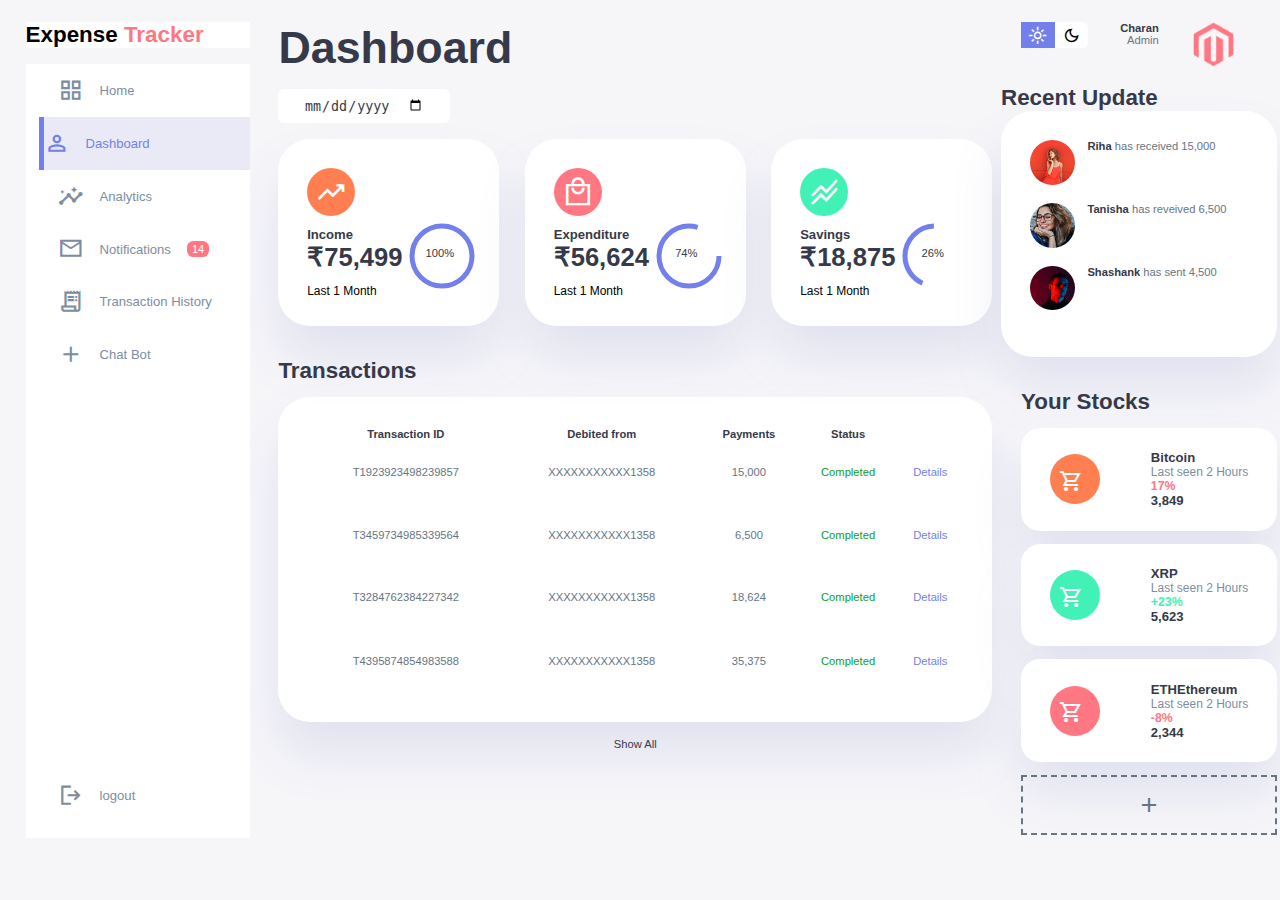
<file: expense_tracker/index.html>
<!DOCTYPE html>
<html lang="en">
<head>
  <meta charset="UTF-8">
  <meta http-equiv="X-UA-Compatible" content="IE=edge">
  <meta name="viewport" content="width=device-width, initial-scale=1.0">
  <title>Expense Tracker</title>
  <link rel="stylesheet" href="https://fonts.googleapis.com/css2?family=Material+Symbols+Sharp:opsz,wght,FILL,GRAD@48,400,0,0" />
  <link rel="stylesheet" href="style.css">
</head>
<body>
   <div class="container">
      <aside>
           
         <div class="top">
           <div class="logo">
             <h2>Expense <span class="danger">Tracker</span> </h2>
           </div>
           <div class="close" id="close_btn">
            <span class="material-symbols-sharp">
              close
              </span>
           </div>
         </div>
         <!-- end top -->
          <div class="sidebar">

            <a href="#">
              <span class="material-symbols-sharp">grid_view </span>
              <h3>Home</h3>
           </a>
           <a href="#" class="active">
              <span class="material-symbols-sharp">person_outline </span>
              <h3>Dashboard</h3>
           </a>
           <a href="https://www.tradingview.com/?utm_source=www.tradingview.com&utm_medium=widget_new&utm_campaign=advanced-chart">
              <span class="material-symbols-sharp">insights </span>
              <h3>Analytics</h3>
           </a>
           <a href="#">
              <span class="material-symbols-sharp">mail_outline </span>
              <h3>Notifications</h3>
              <span class="msg_count">14</span>
           </a>
           <a href="#">
              <span class="material-symbols-sharp">receipt_long </span>
              <h3>Transaction History</h3>
           </a>
           <!-- <a href="#">
              <span class="material-symbols-sharp">report_gmailerrorred </span>
              <h3>Reports</h3> -->
           </a>
           <!-- <a href="#">
              <span class="material-symbols-sharp">settings </span>
              <h3>Settings</h3>
           </a> -->
           <a href="https://preview--expense-owl-assistant.lovable.app/" id="chatbot">
              <span class="material-symbols-sharp">add </span>
              <h3>Chat Bot</h3>
           </a>
           <a href="index1.html">
              <span class="material-symbols-sharp">logout </span>
              <h3>logout</h3>
           </a>
             


          </div>

      </aside>
      <!-- --------------
        end asid
      -------------------- -->

      <!-- --------------
        start main part
      --------------- -->

      <main>
           <h1>Dashboard</h1>

           <div class="date">
             <input type="date" >
           </div>

        <div class="insights">

           <!-- start seling -->
            <div class="sales">
               <span class="material-symbols-sharp">trending_up</span>
               <div class="middle">

                 <div class="left">
                   <h3>Income</h3>
                   <h1>₹75,499</h1>
                 </div>
                  <div class="progress">
                      <svg>
                         <circle  r="30" cy="40" cx="40"></circle>
                      </svg>
                      <div class="number"><p>100%</p></div>
                  </div>

               </div>
               <small>Last 1 Month</small>
            </div>
           <!-- end seling -->
              <!-- start expenses -->
              <div class="expenses">
                <span class="material-symbols-sharp">local_mall</span>
                <div class="middle">
 
                  <div class="left">
                    <h3>Expenditure</h3>
                    <h1>₹56,624</h1>
                  </div>
                   <div class="progress">
                       <svg>
                          <circle  r="30" cy="40" cx="40"></circle>
                       </svg>
                       <div class="number"><p>74%</p></div>
                   </div>
 
                </div>
                <small>Last 1 Month</small>
             </div>
            <!-- end seling -->
               <!-- start seling -->
               <div class="income">
                <span class="material-symbols-sharp">stacked_line_chart</span>
                <div class="middle">
 
                  <div class="left">
                    <h3>Savings</h3>
                    <h1>₹18,875</h1>
                  </div>
                   <div class="progress">
                       <svg>
                          <circle  r="30" cy="40" cx="40"></circle>
                       </svg>
                       <div class="number"><p>26%</p></div>
                   </div>
 
                </div>
                <small>Last 1 Month</small>
             </div>
            <!-- end seling -->

        </div>
       <!-- end insights -->
      <div class="recent_order">
         <h2>Transactions</h2>
         <table> 
             <thead>
              <tr>
                <th>Transaction ID</th>
                <th>Debited from</th>
                <th>Payments</th>
                <th>Status</th>
              </tr>
             </thead>
              <tbody>
                 <tr>
                   <td>T1923923498239857</td>
                   <td>XXXXXXXXXXX1358</td>
                   <td>15,000</td>
                   <td class="warning">Completed</td>
                   <td class="primary">Details</td>
                 </tr>
                 <tr>
                  <td>T3459734985339564</td>
                  <td>XXXXXXXXXXX1358</td>
                  <td>6,500</td>
                  <td class="warning">Completed</td>
                  <td class="primary">Details</td>
                </tr>
                <tr>
                  <td>T3284762384227342</td>
                  <td>XXXXXXXXXXX1358</td>
                  <td>18,624</td>
                  <td class="warning">Completed</td>
                  <td class="primary">Details</td>
                </tr>
                <tr>
                  <td>T4395874854983588</td>
                  <td>XXXXXXXXXXX1358</td>
                  <td>35,375</td>
                  <td class="warning">Completed</td>
                  <td class="primary">Details</td>
                </tr>
              </tbody>
         </table>
         <a href="#">Show All</a>
      </div>

      </main>
      <!------------------
         end main
        ------------------->

      <!----------------
        start right main 
      ---------------------->
    <div class="right">

<div class="top">
   <button id="menu_bar">
     <span class="material-symbols-sharp">menu</span>
   </button>

   <div class="theme-toggler">
     <span class="material-symbols-sharp active">light_mode</span>
     <span class="material-symbols-sharp">dark_mode</span>
   </div>
    <div class="profile">
       <div class="info">
           <p><b>Charan</b></p>
           <p>Admin</p>
           <small class="text-muted"></small>
       </div>
       <div class="profile-photo">
         <img src="./images/logo.png" alt=""/>
       </div>
    </div>
</div>

  <div class="recent_updates">
     <h2>Recent Update</h2>
   <div class="updates">
      <div class="update">
         <div class="profile-photo">
            <img src="./images/profile-4.jpg" alt=""/>
         </div>
        <div class="message">
           <p><b>Riha</b> has received 15,000</p>
        </div>
      </div>
      <div class="update">
        <div class="profile-photo">
        <img src="./images/profile-3.jpg" alt=""/>
        </div>
       <div class="message">
          <p><b>Tanisha</b> has reveived 6,500</p>
       </div>
     </div>
     <div class="update">
      <div class="profile-photo">
         <img src="./images/profile-2.jpg" alt=""/>
      </div>
     <div class="message">
        <p><b>Shashank</b> has sent 4,500</p>
     </div>
   </div>
  </div>
  </div>


   <div class="sales-analytics">
     <h2>Your Stocks</h2>

      <div class="item onlion">
        <div class="icon">
          <span class="material-symbols-sharp">shopping_cart</span>
        </div>
        <a href="https://www.tradingview.com/chart/?symbol=BITSTAMP%3ABTCUSD" class="right_text">
          <div class="info">
            <h3>Bitcoin</h3>
            <small class="text-muted">Last seen 2 Hours</small>
          </div>
          <h5 class="danger">17%</h5>
          <h3>3,849</h3>
        </a>
      </div>
      <div class="item onlion">
        <div class="icon">
          <span class="material-symbols-sharp">shopping_cart</span>
        </div>
        <a href="https://www.tradingview.com/chart/1cD34Tpg/?symbol=CRYPTOCAP%3AXRP" class="right_text">
          <div class="info">
            <h3>XRP</h3>
            <small class="text-muted">Last seen 2 Hours</small>
          </div>
          <h5 class="success">+23%</h5>
          <h3>5,623</h3>
        </a>
      </div>
      
      <div class="item onlion">
        <div class="icon">
          <span class="material-symbols-sharp">shopping_cart</span>
        </div>
        <a href="https://www.tradingview.com/chart/1cD34Tpg/?symbol=COINBASE%3AETHUSD" class="right_text">
          <div class="info">
            <h3>ETHEthereum</h3>
            <small class="text-muted">Last seen 2 Hours</small>
          </div>
          <h5 class="danger">-8%</h5>
          <h3>2,344</h3>
        </a>
      </div>
      
   
  

</div>

      <div class="item add_product">
            <div>
            <span class="material-symbols-sharp">add</span>
            </div>
     </div>
</div>


   </div>



   <script src="script.js"></script>
</body>
</html>
</file>
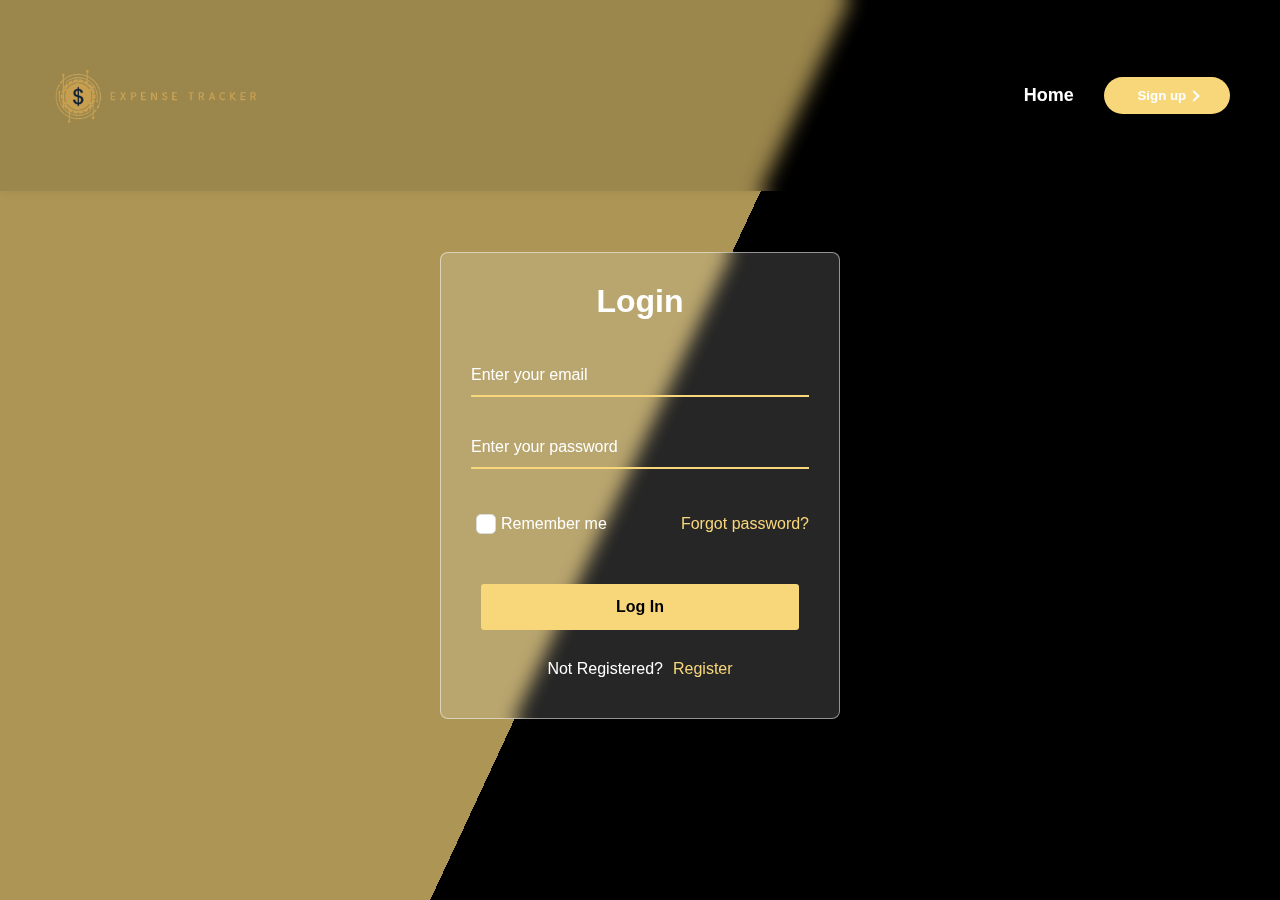
<file: expense_tracker/MoneyManagement/login.html>
<!DOCTYPE html>
<html>
<head>
    <meta charset="UTF-8">
    <meta name="viewport" content="width=device-width, initial-scale=1.0">
    <title>Login | MoneyMagnet</title>
    <link rel="stylesheet" href="login.css">
    <link rel="stylesheet" href="navbar.css">
    <link href='https://unpkg.com/boxicons@2.0.7/css/boxicons.min.css' rel='stylesheet'>
    <link rel="stylesheet" href="https://cdnjs.cloudflare.com/ajax/libs/font-awesome/6.4.2/css/all.min.css">
</head>
<body>
    <nav>
        <div class="logo-container">
            <img class="logo" src="images/logo.png" alt="logo" />
        </div>
        <ul id="sidemenu" class="menu-list">
            <div class="icon cancel-btn">
                <i class="fa-solid fa-xmark"></i>
            </div>
            <li><a href="index.html">Home</a></li>
            <button class="sign-up">
                <a href="login.html">Sign up</a>
                <div class="arrow-wrapper">
                    <div class="arrow"></div>
                </div>
            </button>
        </ul>
        <div class="icon menu-btn">
            <i class="fa-solid fa-bars"></i>
        </div>
    </nav>
    <div class="container">
        <div class="wrapper">
            <!-- Login Form -->
            <form id="login-form" action="/index.html" method="GET">
                <h2>Login</h2>
                <div class="input-field">
                    <input type="text" name="email" required>
                    <label>Enter your email</label>
                </div>
                <div class="input-field">
                    <input type="password" name="pwd" required>
                    <label>Enter your password</label>
                </div>
                <div class="forget">
                    <div class="checkbox-wrapper">
                    <input type="checkbox" class="ui-checkbox">
                    <p>Remember me</p>
                    </div>
                    <a href="#">Forgot password?</a>
                </div>
                <button type="submit" name="submit">Log In</button>
                <p class="message">Not Registered?<a href="#">Register</a></p>
            </form>
            <!-- Registration Form -->
            <form id="registration-form">
                <h2>Register</h2>
                <div class="input-field">
                    <input type="text" name="name" required>
                    <label>Enter your name</label>
                </div>
                <div class="input-field">
                    <input type="text" name="email" required>
                    <label>Enter your email</label>
                </div>
                <div class="input-field">
                    <input type="password" name="pwd" required>
                    <label>Enter your password</label>
                </div>
                <button type="submit" name="submit">Register</button>
                <p class="message">Already Registered?<a href="#">Login</a></p>
            </form>
        </div>
    </div>
    <script src='https://code.jquery.com/jquery-3.2.1.min.js'></script>
    <script src="navbar.js"></script>
    <script>
        $('.message a').click(function() {
            $('form').animate({
                height: "toggle",
                opacity: "toggle"
            }, "slow");
        });
    </script>
    <script>
        $('button a').click(function() {
            $('').animate({
                height: "toggle",
                opacity: "toggle"
            }, "slow");
        });
    </script>
</body>
</html>
</file>
<file: expense_tracker/style.css>
/* dark theme */
.dark-theme-variables {
    --clr-color-background: #181a1e;
    --clr-white: #202528;
    --clr-light: rgba(0, 0, 0, 0.4);
    --clr-dark: #edeffd;
    --clr-dark-variant: #677483;
    --box-shadow: 0 2rem 3rem var(--clr-light)
  }
  
  
  
  *{
    margin: 0;
    padding: 0;
    box-sizing: border-box;
    border: 0;
    text-decoration: none;
    list-style: none;
    appearance: none;
  }
  
  body{
     width: 100vw;
     height: 100vh;
     font-size: .7rem;
     user-select: none;
     overflow-x: hidden;
     background: var(--clr-color-background);
     font-family: 'Poppins', sans-serif;
  }
  
  .container  {
    display: grid;
    width: 96%;
    gap: 1.8rem;
    grid-template-columns: 14rem auto 16rem;
    margin: 0 auto;
  }
  
  a{
    color: var(--clr-dark);
  }
  
  h1{
    font-weight: 800;
    font-size: 2.8rem;
  }
  h2{
    font-size: 1.4rem;
  }
  h3{
    font-size: 0.87;
  }
  h4{
    font-weight: 0.8rem;
  }
  h5{
    font-size: 0.77rem;
  }
  small{
    font-size: 0.75rem;
  }
  .profile-photo img{
    width: 2.8rem;
    height: 2.8rem;
    overflow: hidden;
    border-radius: 50%;
  }
  .text-muted{
    color: var(--clr-info-dark);
  }
  p{
    color: var(--clr-dark-variant);
  }
  b{
    color: var(--clr-dark);
  }
  .primary {
    color: var(--clr-primary);
  }
  
  .success {
    color: var(--clr-success);
  }
  
  .danger {
    color: var(--clr-danger);
  }
  
  .warning {
    color: var(--clr-warnig);
  }
  
  
  /* aside */
   aside{
    height: 100vh;
   }
   aside .top{
    background: var(--clr-white);
    display: flex;
    align-items: center;
    justify-content: space-between;
    margin-top: 1.4rem;
   }
  
   aside .logo{
     display: flex;
     gap: 1rem;
   }
   aside .logo img{
     width: 2rem;
     height: 2rem;
   }
   aside .top div.close span{
     display: none;
   }
  
   /* ===================
   Sidebar
   ================== */
  
   aside .sidebar{
    background: var(--clr-white);
    display: flex;
    flex-direction: column;
    height: 86vh;
    position: relative;
    top: 1rem;
   }
  
   aside h3{
    font-weight: 500;
   }
  
   aside .sidebar a{
    display: flex;
    color: var(--clr-info-dark);
    margin-left: 2rem;
    gap: 1rem;
    align-items: center;
    height: 3.3rem;
    transition: all .1s ease;
   
   }
  
   aside .sidebar a span{
    font-size: 1.6rem;
    transition: all .3s ease-in-out;
    
   }
  
   aside .sidebar a:last-child{
    position: absolute;
    bottom: 1rem; 
    width: 100%;
   }
  
   aside .sidebar a.active{
     background-color: var(--clr-light);
     color: var(--clr-primary);
     margin-left: 0;
     border-left: 5px solid var(--clr-primary);
     margin-left: calc(1rem - 3px);
   }
   aside .sidebar a:hover span{
    margin-left: 1rem;
   }
  
   aside .sidebar a span.msg_count{
     background-color: var(--clr-danger);
     color: var(--clr-white);
     padding: 2px 5px;
     font-size: 11px;
     border-radius: var(--border-radius-1);
   }
  
   /* ----------------------------
   --------- Main--------------
   ------------------------------ */
  
   main{
    margin-top: 1.4rem;
    width: auto;
   }
   main input {
    background-color: transparent;
    border: 0;
    outline: 0;
    color: var(--clr-dark);
   }
  
   main .date{
    display: inline-block;
    background: var(--clr-white);
    border-radius: var(--border-radius-1);
    margin-top: 1rem;
    padding: 0.5rem 1.6rem;
   }
  
  main .insights{
     display: grid;
     grid-template-columns: repeat(3,1fr);
     gap: 1.6rem;
  }
  main .insights>div{
     background-color: var(--clr-white);
     padding: var(--card-padding);
     border-radius: var(--card-border-radius);
     margin-top: 1rem;
     box-shadow: var(--box-shadow);
     transition: all .3s ease;
  }
  
  main .insights > div:hover{
    box-shadow: none;
  }
  main .insights>div  span{
     background: coral;
      padding: 0.5rem;
       border-radius: 50%;
       color: var(--clr-white);
       font-size: 2rem; 
    }
  
  main .insights > div.expenses span{
     background: var(--clr-danger);
  }
  main .insights > div.income span{
    background: var(--clr-success);
  }
  
  main .insights > div .middle{
     display: flex;
     align-items: center;
     justify-content: space-between;
  }
  main .insights > div .middle h1{
    font-size: 1.6rem;
  }
  
  main h1{
    color: var(--clr-dark);
  }
  main .insights h1{
    color: var(--clr-dark);
  }
  main .insights h3{
    color: var(--clr-dark);
  }
  main .insights p{
    color: var(--clr-dark);
  }
  main .insights h3{
    
      color: var(--clr-dark);
    
    
  }
  
  main .insights .progress{
    position: relative;
    height: 68px;
    width: 68px;
    border-radius: 50px;
  }
  
  main .insights svg{
    height: 150px;
    width: 150px;
    position: absolute;
    top: 0;
  }
  
  main .insights svg circle{
    fill: none;
    stroke: var(--clr-primary);
     transform: rotate(270,100,100);
     stroke-width: 5;
  }
  main .insights .sales svg circle{
     stroke-dashoffset: 0;
     stroke-dasharray: 180;
  }
  
  main .insights .expenses svg circle{
    stroke-dashoffset: 90;
    stroke-dasharray: 240;
  }
  main .insights .sales svg circle{
    stroke-dashoffset: 0;
    stroke-dasharray: 360;
  }
  main .insights .income svg circle{
    stroke-dashoffset: -60;
    stroke-dasharray: 80;
  }
  
  main .insights .progress .number{
    position: absolute;
    top: 5%;
    left: 5%;
    height: 100%;
    width: 100%;
    display: flex;
    justify-content: center;
    align-items: center;
  }
  
  /* recent order */
  
  main .recent_order{
     margin-top: 2rem;
  }
  
  main .recent_order h2{
      color: var(--clr-dark);
  }
  
  main .recent_order h2{
    margin-bottom: 0.8rem;
  }
  main .recent_order table{
    background: var(--clr-white);
    width: 100%;
    border-radius: var(--card-border-radius);
    padding: var(--card-padding);
    text-align: center;
    box-shadow: var(--box-shadow);
    transition: all .3s ease;
    color: var(--clr-dark);
  }
  main .recent_order table:hover{
    box-shadow: none;
  }
  
  main table tbody td{
     height: 3.8rem;
     border-bottom: 1px solid var(--clr-white);
     color:var(--clr-dark-variant)
  }
  main table tbody tr:last-child td{
     border: none;
  }
  
  
  main .recent_order a{
    text-align: center;
    display: block;
    margin: 1rem;
  }
  
  
  /*********************
  Right Side
  **********************/
  
  .right{
    margin-top: 1.4rem;
  }
  .right h2{
    color: var(--clr-dark);
  }
  .right .top{
    display: flex;
    justify-content: start;
    gap: 2rem;
  }
  
  .right .top button{
    display: none;
  }
  
  .right .theme-toggler{
    background: var(--clr-white);
    display: flex;
    justify-content: space-between;
    height: 1.6rem;
    width: 4.2rem;
    cursor: pointer;
    border-radius: var(--border-radius-1);
  }
  .right .theme-toggler span{
    font-size: 1.2rem;
    width: 50%;
    height: 100%;
    display: flex;
    align-items: center;
    justify-content: center;
  }
  
  .right .theme-toggler span.active{
    background: var(--clr-primary);
    color: #fff;
  }
  
  
  .right .top .profile{
    display: flex;
    gap: 2rem;
    text-align: right;
  }
  .right  .info h3{
    color: var(--clr-dark);
  }
  .right  .item h3{
    color: var(--clr-dark);
  }
  
  /* recent update */
  
  .right .recent_updates{
    margin-top: 1rem;
    margin-left: -20px;
  }
  .right .recent_updates .updates{
    background-color: var(--clr-white);
    padding: var(--card-padding);
    border-radius: var(--card-border-radius);
    box-shadow: var(--box-shadow);
     transition: all .3s ease;
  }
  .right .recent_updates .updates:hover{
    box-shadow: none;
  }
  .right .recent_updates .update{
     display: grid;
     grid-template-columns: 2.6rem auto;
     gap: 1rem;
     margin-bottom: 1rem;
  }
  
  
  .right .recent_updates .update p{
  
  }
  
  /* see analytics */
  
  .right .sales-analytics{
    margin-top: 2rem;
  }
  .right .sales-analytics h2{
    margin-bottom: 0.8rem;
  }
  .right .sales-analytics .item{
    background-color: var(--clr-white);
    display: flex;
    justify-content: space-between;
    align-items: center;
    gap: 1rem;
    margin: 10px 0;
    width: 100%;
    margin-bottom: 0.8rem;
    padding: 1.4rem var(--card-padding);
    border-radius: var(--border-radius-3);
    box-shadow: var(--box-shadow);
  }
  .right .sales-analytics .item:hover{
    box-shadow: none;
  }
  
  .right .sales-analytics .item .icon{
    padding: 0.6rem;
    color: var(--clr-white);
    border-radius: 50%;
    height: 50px;
    width: 50px;
    line-height: 50px;
    align-items: center;
    background: coral;
  }
  .right .sales-analytics .item:nth-child(3) .icon
  {
    background: var(--clr-success);
  }
  .right .sales-analytics .item:nth-child(4) .icon
  {
    background: var(--clr-danger);
  }
  
  .right .sales-analytics .item .right{
    margin-left: 15px;
    display: flex;
    justify-content: space-around;
  }
  .right .sales-analytics .item .right h3{
    color: var(d);
  }
  
  
  .add_product div{
    display: flex;
    height: 60px;
    width: 100%;
    text-align: center;
    justify-content: center;
    align-items: center;
    border: 2px dashed;
    color: var(--clr-dark-variant);
    margin-bottom: 40px;
  
  }
  
  
  
  
  /* **********8
  MEDIA QUERY
  ****************/
  
  @media screen and (max-width:1200px) {
      .container{
        width: 94%;
        grid-template-columns: 7rem auto 14rem;
      }
      aside .sidebar h3{
        display: none;
      }
      aside .sidebar a{
        width: 5.6rem;
      }
      aside .sidebar a:last-child{
        position: relative;
        margin-top: 1.8rem;
      }
      main .insights{
        display: grid;
        grid-template-columns: repeat(1,1fr);
      }
  }
  
  /* ****************
  MEDIA QUERY PHONE
  ************************/
  
  @media screen and (max-width:768px) {
    .container{
      width: 100%;
      grid-template-columns: repeat(1,1fr);
    
    }
    
    aside{
      position: fixed;
      width: 18rem;
      z-index: 3;
      height: 100vh;
      background-color: var(--clr-white);
      display: none;
      left: -110px;
      animation:  menuLeft .3s ease forwards;
    }
    
    @keyframes menuLeft {
        to{
          left: 0;
        }
    }
    
  
  
  
    aside .logo h2{
         display: inline;
    }
    aside .sidebar h3{
      display: inline;
    }
    aside .sidebar a{
      width: 100%;
      height: 3.4rem;
    }
    aside .top div.close  span{
       display: inline;
       position: absolute;
       right: 0;
       margin-right:30px;
       font-size: 35px;
       cursor: pointer;
    }
  
      .right .top{
         position: fixed;
         top: 0;
         left: 0;
         display: flex;
         justify-content: center;
         align-items: center;
         padding: 0 0.8rem;
         background: var(--clr-white);
         height: 4.6rem;
         width: 100%;
         z-index: 2;
         box-shadow: 0 1rem 1rem var(--clr-light);
         margin: 0;
      }
  
  
   main .insights{
    display: grid;
    grid-template-columns: repeat(1,1fr);
    gap: 1.6rem;
    padding: 40px;
   }
   main .recent_order{
    padding: 30px;
    margin: 0 auto;
   }
  
  
  
    .right .profile{
      position: absolute;
      left: 70%;
    }
  
    .right .top .theme-toggler{
      width: 4.4rem;
      position: absolute;
      left: 50%;
    }
     .right .profile .info{
      display: none;
     }
  
     .right .top button{
       display: inline-block;
       background: transparent;
       cursor: pointer;
       color: var(--clr-dark);
       position: absolute;
       left: 1rem;
  
     }
     .right .recent_order{
      padding: 0 30px;
     }
     .right .recent_updates{
      padding: 0 40px;
     }
     .right .sales-analytics{
      padding: 0 40px;
     }
     .right .add_product{
      padding: 0 40px;
      margin-bottom: 40px;
     }
  
  
  }
  /* variables */


:root {
  --clr-primary: #7380ec;
  --clr-danger: #ff7782;
  --clr-success: #41f1b6;
  --clr-white: #fff;
  --clr-info-dark: #7d8da1;
  --clr-info-light: #dce1eb;
  --clr-dark: #363949;
  --clr-warnig: #08a12b;
  --clr-light: rgba(132, 139, 200, 0.18);
  --clr-primary-variant: #111e88;
  --clr-dark-variant: #677483;
  --clr-color-background: #f6f6f9;

  --card-border-radius: 2rem;
  --border-radius-1: 0.4rem;
  --border-radius-2: 0.8rem;
  --border-radius-3: 1.2rem;

  --card-padding: 1.8rem;
  --padding-1: 1.2rem;
  --box-shadow: 0 2rem 3rem var(--clr-light);

}

/* dark theme */
.dark-theme-variables {
  --clr-color-background: #181a1e;
  --clr-white: #202528;
  --clr-light: rgba(0, 0, 0, 0.4);
  --clr-dark: #edeffd;
  --clr-dark-variant: #677483;
  --box-shadow: 0 2rem 3rem var(--clr-light)
}
</file>
<file: expense_tracker/MoneyManagement/navbar.css>
* {
    margin: 0;
    padding: 0;
    font-family: "Poppins", sans-serif;
    box-sizing: border-box;
    transition: all ease-in-out 0.2s;
  }
  body {
    overflow-x: hidden;
  }
  html {
    scroll-behavior: smooth;
  }
  /* SIGN UP BUTTON */
  .sign-up {
    --primary-color: #f8d77a;  
    --secondary-color: #fff;
    --arrow-width: 10px;
    --arrow-stroke: 2px;
    --hover-color: #333333;
    box-sizing: border-box;
    border: 0;
    border-radius: 20px;
    padding: 0.7em 1.8em;
    background: var(--primary-color);
    display: flex;
    transition: 0.2s background;
    align-items: center;
    
  }
  .sign-up a {
    display: flex;
    align-items: center;
    gap: 0.6em;
    font-weight: bold;
    font-size: 13.3px;
    margin: 0 5px;
    color: var(--secondary-color);
    text-decoration: none; /* Ensure the text has no underline */
    transition: color 0.2s; /* Optional: smooth color transition */
  }
  .sign-up .arrow-wrapper {
    display: flex;
    justify-content: center;
    align-items: center;
  }
  .sign-up .arrow {
    margin-top: 1px;
    width: var(--arrow-width);
    background: var(--primary-color);
    height: var(--arrow-stroke);
    position: relative;
    transition: 0.2s;
  }
  .sign-up .arrow::before {
    content: "";
    box-sizing: border-box;
    position: absolute;
    border: solid var(--secondary-color);
    border-width: 0 var(--arrow-stroke) var(--arrow-stroke) 0;
    display: inline-block;
    top: -3px;
    right: 3px;
    transition: 0.2s;
    padding: 3px;
    transform: rotate(-45deg);
  }
  .sign-up:hover {
    background-color: var(--hover-color);
  }
  .sign-up:hover .arrow {
    background: var(--secondary-color);
  }
  .sign-up:hover .arrow:before {
    right: 0;
  }
  /* Logo */
  .logo-container {
    display: flex;
    align-items: center;
    justify-content: center;  
    width: 20%;
  }
  img.logo {
    width: 100%;
    height: auto;
  }
  nav {
    font-size: 1.7rem;
    width: 100%;
    height: auto;
    padding: 0 40px;
    display: flex;
    justify-content: space-between;
    position: fixed;
    background: rgba(0, 0, 0, 0.1); /* Dark semi-transparent background */
    backdrop-filter: blur(10px);
    top: 0;
    left: 0;
    box-shadow: 0 0 10px rgba(0, 0, 0, 0.09);
    align-items: center;
    z-index: 10;
  }
  nav ul li a::after{
    content: '';
    width: 0;
    height: 3px;
    background: #F1C94B;
    position: absolute;
    left: 0;
    bottom: -6px;
    transition: 0.5s;
  }
  nav ul li a:hover::after {
    width: 100%;
  }
  nav ul {
    display: flex;
    list-style: none;
    gap: 20px; /* Adjusted gap */
  }
  nav ul a {
    color: #ffffff;
    text-decoration: none;
    font-size: 18px;
    font-weight: 600;
    transition: all 0.23s;
    position: relative;
  }
  nav ul li {
    display: flex;
    align-items: center;
  }
  nav .menu-list {
    display: inline-flex;
  }
  .menu-list li {
    list-style: none;
  }
  .icon {
    color: #ffffff;
    font-size: 24px;
    cursor: pointer;
    display: none;
  }
  .icon:hover {
    color: yellow;
    transition: all 0.3s;
  }
  .menu-list .cancel-btn {
    position: absolute;
    right: 30px;
    top: 0;
  }
  @media (max-width: 868px) {
    body.disabled {
        overflow: hidden;
      }
    .icon {
        display: block;
      }
      .icon.hide {
        display: none;
      }
      nav {
        padding: 5px 20px;
      }
      nav .menu-list {
        position: fixed;
        height: 100vh;
        width: 100%;
        max-width: 100%;
        left: -100%;
        top: 0px;
        display: flex;
        justify-content: center;
        align-items: center;
        flex-direction: column;
        padding: 40px 0;
        text-align: center;
        background: #272727;
        transition: all 0.3s ease;
      }
      nav.show .menu-list {
        left: 0%;
      }
      nav .menu-list li {
        margin: 10px;
      }
      nav .menu-list li a {
        font-size: 20px;
        margin-left: -100%;
        transition: 0.6s cubic-bezier(0.68, -0.55, 0.265, 1.55);
      }
      nav.show .menu-list li a {
        margin-left: 0px;
      }
      .logo-container {
        width: 60%;
      }
  }
</file>
<file: expense_tracker/MoneyManagement/login.css>
/* Reset some default margin and padding */
body,
html {
  margin: 0;
  padding: 0;
  height: 100%;
  font-family: "Open Sans", sans-serif;
  background: linear-gradient(115deg, #f8d77a 50%, #000 50%);
}
.container {
  display: flex;
  justify-content: center;
  align-items: center;
  height: 100vh;
  background: rgba(0, 0, 0, 0.3); /* Add a background overlay */
}
.wrapper {
  width: 400px;
  border-radius: 8px;
  padding: 30px;
  text-align: center;
  border: 1px solid rgba(255, 255, 255, 0.5);
  backdrop-filter: blur(9px);
  -webkit-backdrop-filter: blur(9px);
  background: rgba(
    255,
    255,
    255,
    0.15
  ); /* Update background color with opacity */
  margin-top: 70px;
}
form {
  display: flex;
  flex-direction: column;
}
h2 {
  font-size: 2rem;
  margin-bottom: 20px;
  color: #fff;
}
.input-field {
  position: relative;
  border-bottom: 2px solid #f8d77a;
  margin: 15px 0;
}
.input-field label {
  position: absolute;
  top: 50%;
  left: 0;
  transform: translateY(-50%);
  color: #fff;
  font-size: 16px;
  pointer-events: none;
  transition: 0.15s ease;
}
.input-field input {
  width: 100%;
  height: 40px;
  background: transparent;
  border: none;
  outline: none;
  font-size: 16px;
  color: #fff;
}
.input-field input:focus ~ label,
.input-field input:valid ~ label {
  font-size: 0.8rem;
  top: 10px;
  transform: translateY(-120%);
}
.forget {
  display: flex;
  align-items: center;
  justify-content: space-between;
  margin: 25px 0 35px 0;
  color: #fff;
}
#remember {
  accent-color: #fff;
}
.forget label {
  display: flex;
  align-items: center;
}
.forget label p {
  margin-left: 8px;
}
.wrapper a {
  color: #f8d77a;
  text-decoration: none;
  margin-left: 10px;
}
.wrapper a:hover {
  text-decoration: underline;
}
button {
  background: #f8d77a;
  color: #000;
  font-weight: 600;
  border: none;
  padding: 12px 20px;
  cursor: pointer;
  border-radius: 3px;
  font-size: 16px;
  border: 2px solid transparent;
  transition: 0.3s ease;
  margin: 10px;
}
button:hover {
  color: #fff;
  border-color: #fff;
  background: rgba(255, 255, 255, 0.15);
}
.register {
  text-align: center;
  margin-top: 30px;
  color: #fff;
}
#registration-form {
  display: none;
}
p.message {
  color: #ffffff;
  margin: 10px 0 0 0;
  padding: 10px;
}
.errorMessage {
  background-color: #f44336;
  color: #fff;
  padding: 10px;
  border-radius: 5px;
  font-size: 16px;
  font-weight: bold;
  text-align: center;
  margin-bottom: 10px;
}
.successMessage {
  background-color: #4caf50;
  color: #fff;
  padding: 10px;
  border-radius: 5px;
  font-size: 16px;
  font-weight: bold;
  text-align: center;
  margin-bottom: 10px;
}
.checkbox-wrapper {
  display: flex;
  align-items: center;
  justify-content: center;
  flex-direction: row;
}
.ui-checkbox {
  --primary-color: #f8d77a;
  --secondary-color: #fff;
  --primary-hover-color: #ffd152;
  /* checkbox */
  --checkbox-diameter: 20px;
  --checkbox-border-radius: 5px;
  --checkbox-border-color: #d9d9d9;
  --checkbox-border-width: 1px;
  --checkbox-border-style: solid;
  /* checkmark */
  --checkmark-size: 1.2;
  margin: 5px;
}
.ui-checkbox, 
.ui-checkbox *, 
.ui-checkbox *::before, 
.ui-checkbox *::after {
  -webkit-box-sizing: border-box;
  box-sizing: border-box;
}
.ui-checkbox {
  -webkit-appearance: none;
  -moz-appearance: none;
  appearance: none;
  width: var(--checkbox-diameter);
  height: var(--checkbox-diameter);
  border-radius: var(--checkbox-border-radius);
  background: var(--secondary-color);
  border: var(--checkbox-border-width) var(--checkbox-border-style) var(--checkbox-border-color);
  -webkit-transition: all 0.3s;
  -o-transition: all 0.3s;
  transition: all 0.3s;
  cursor: pointer;
  position: relative;
}
.ui-checkbox::after {
  content: "";
  position: absolute;
  top: 0;
  left: 0;
  right: 0;
  bottom: 0;
  -webkit-box-shadow: 0 0 0 calc(var(--checkbox-diameter) / 2.5) var(--primary-color);
  box-shadow: 0 0 0 calc(var(--checkbox-diameter) / 2.5) var(--primary-color);
  border-radius: inherit;
  opacity: 0;
  -webkit-transition: all 0.5s cubic-bezier(0.12, 0.4, 0.29, 1.46);
  -o-transition: all 0.5s cubic-bezier(0.12, 0.4, 0.29, 1.46);
  transition: all 0.5s cubic-bezier(0.12, 0.4, 0.29, 1.46);
}
.ui-checkbox::before {
  top: 40%;
  left: 50%;
  content: "";
  position: absolute;
  width: 4px;
  height: 7px;
  border-right: 2px solid var(--secondary-color);
  border-bottom: 2px solid var(--secondary-color);
  -webkit-transform: translate(-50%, -50%) rotate(45deg) scale(0);
  -ms-transform: translate(-50%, -50%) rotate(45deg) scale(0);
  transform: translate(-50%, -50%) rotate(45deg) scale(0);
  opacity: 0;
  -webkit-transition: all 0.1s cubic-bezier(0.71, -0.46, 0.88, 0.6),opacity 0.1s;
  -o-transition: all 0.1s cubic-bezier(0.71, -0.46, 0.88, 0.6),opacity 0.1s;
  transition: all 0.1s cubic-bezier(0.71, -0.46, 0.88, 0.6),opacity 0.1s;
}
/* actions */
.ui-checkbox:hover {
  border-color: var(--primary-color);
}
.ui-checkbox:checked {
  background: var(--primary-color);
  border-color: transparent;
}
.ui-checkbox:checked::before {
  opacity: 1;
  -webkit-transform: translate(-50%, -50%) rotate(45deg) scale(var(--checkmark-size));
  -ms-transform: translate(-50%, -50%) rotate(45deg) scale(var(--checkmark-size));
  transform: translate(-50%, -50%) rotate(45deg) scale(var(--checkmark-size));
  -webkit-transition: all 0.2s cubic-bezier(0.12, 0.4, 0.29, 1.46) 0.1s;
  -o-transition: all 0.2s cubic-bezier(0.12, 0.4, 0.29, 1.46) 0.1s;
  transition: all 0.2s cubic-bezier(0.12, 0.4, 0.29, 1.46) 0.1s;
}
.ui-checkbox:active:not(:checked)::after {
  -webkit-transition: none;
  -o-transition: none;
  -webkit-box-shadow: none;
  box-shadow: none;
  transition: none;
  opacity: 1;
}
@media (max-width: 820px) {
    .wrapper {
      width: 90%;
    }
}
</file>
